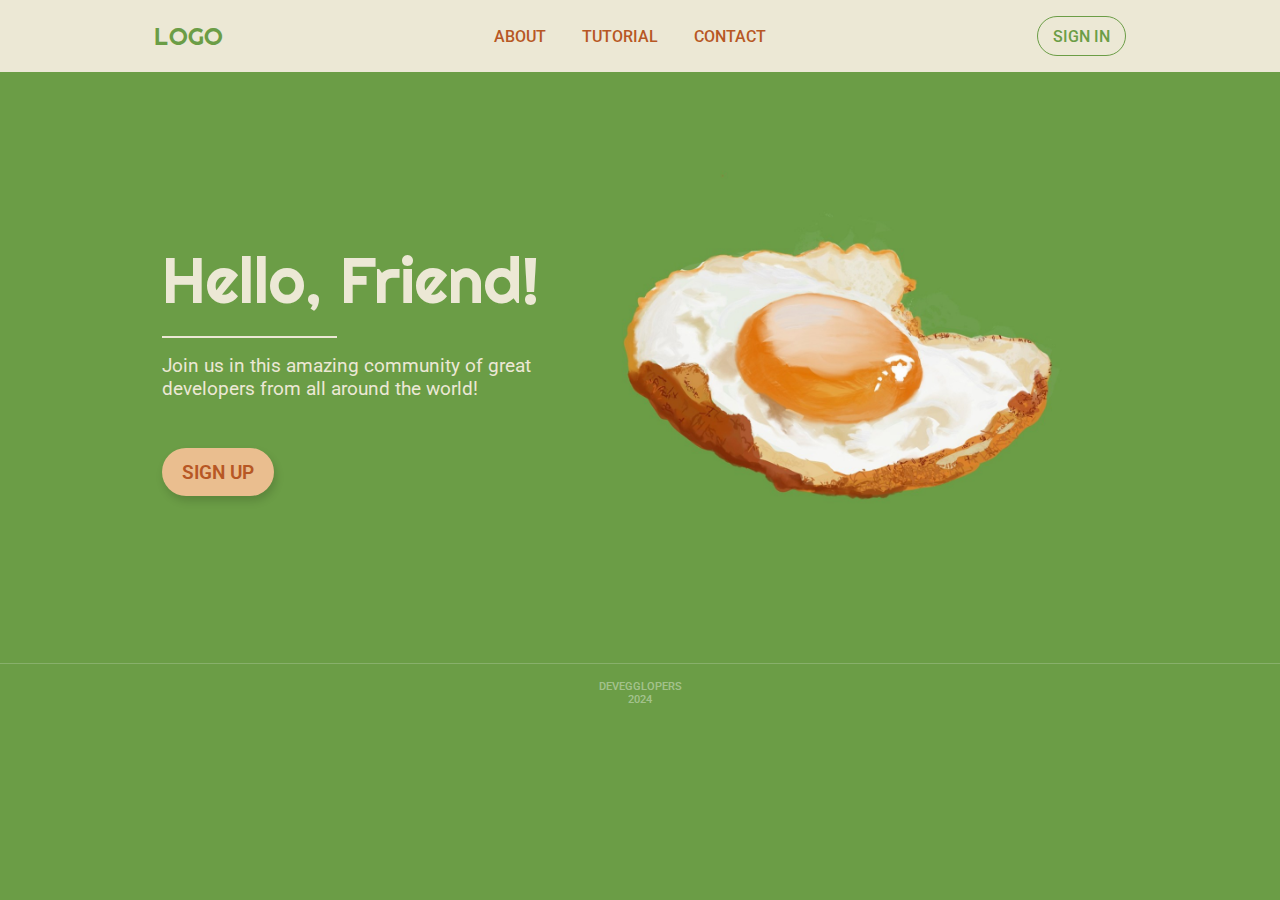
<file: index.html>
<!DOCTYPE html>
<html lang="en">
<head>
    <meta charset="UTF-8">
    <meta name="viewport" content="width=device-width, initial-scale=1.0">
    <title>Devegglopers</title>
    <link rel="shortcut icon" href="assets/img/favicon.ico" type="image/x-icon">
    <link rel="stylesheet" href="assets/css/header.css">
    <link rel="stylesheet" href="assets/css/landing-page.css">

    <link rel="stylesheet" href="https://cdn.jsdelivr.net/npm/bootstrap-icons@1.3.0/font/bootstrap-icons.css">
</head>
<body>
    <header>
        <nav class="menu-desktop">
            <a href="#" class="logo">logo</a>
            <ul class="menu-desktop-list">
                <li class="menu-item"><a href="#">about</a></li>
                <li class="menu-item"><a href="#">tutorial</a></li>
                <li class="menu-item"><a href="#">contact</a></li>
            </ul>
            <button class="sign-btn"><a href="pages/sign-in-page.html">sign in</a></button>
            <button class="menu-mobile-btn" onclick="openMenu()"><i class="bi bi-list menu"></i></button>
        </nav>
        <ul class="menu-mobile-list">
            <li class="menu-item"><a href="#">about</a></li>
            <li class="menu-item"><a href="#">tutorial</a></li>
            <li class="menu-item"><a href="#">contact</a></li>
        </ul>
    </header>
    <main>
        <div class="hero-container">
            <section class="hero-text" id="text">
                <h1>hello, friend!</h1>
                <hr>
                <p>Join us in this amazing community of great developers from all around the world!</p>
                <button><a href="pages/sign-up-page.html">sign up</a></button>
            </section>
            <section class="hero-img">
                <img src="assets/img/egg-img.jpg" alt="egg illustration">
            </section>
        </div>
    </main>
    <footer>
        <p>devegglopers</p>
        <p>2024</p>
    </footer>

    <script src="assets/js/btn-toggle.js"></script>
</body>
</html>
</file>
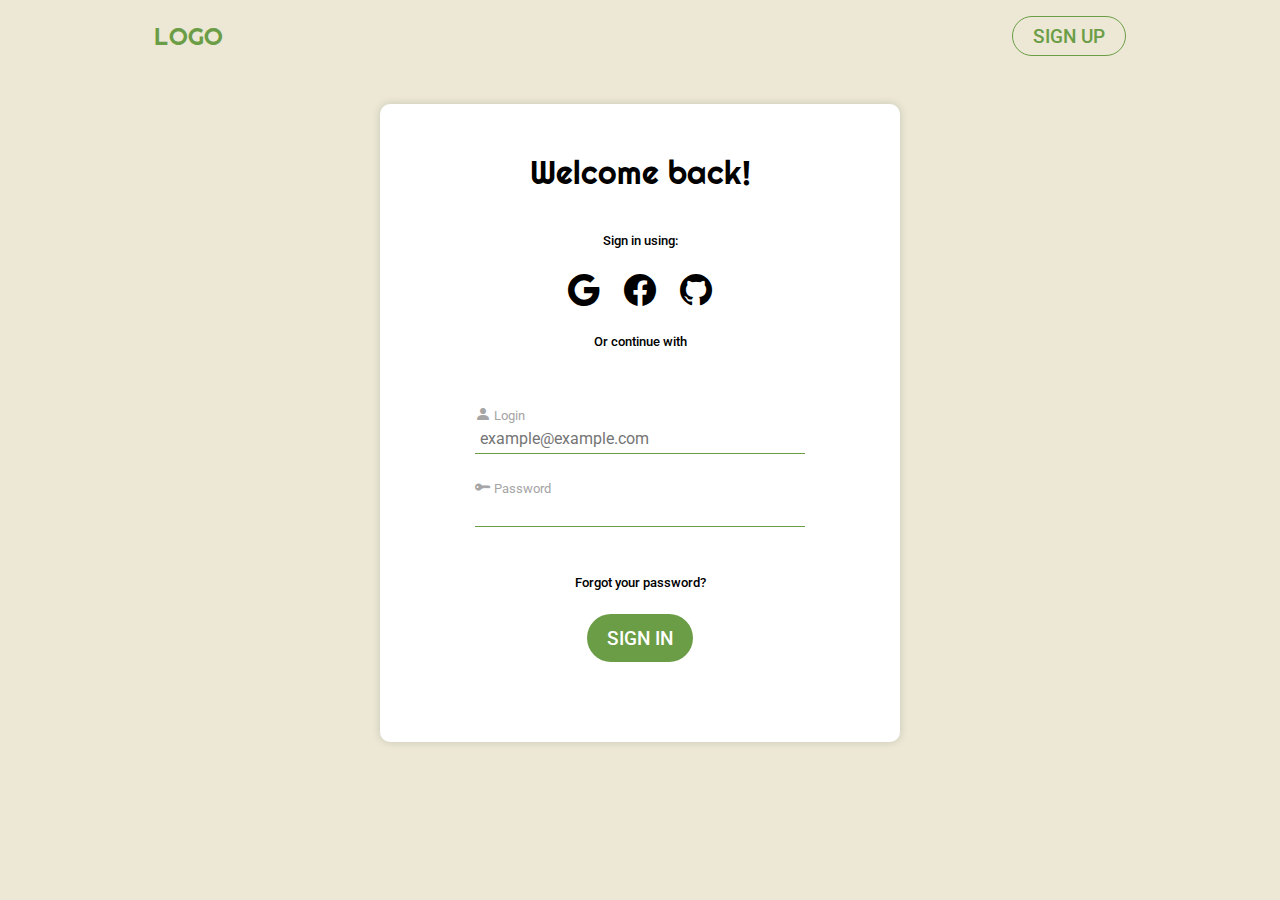
<file: pages/sign-in-page.html>
<!DOCTYPE html>
<html lang="en">
<head>
    <meta charset="UTF-8">
    <meta name="viewport" content="width=device-width, initial-scale=1.0">
    <title>Devegglopers | Sign In</title>
    <link rel="stylesheet" href="../assets/css/header.css">
    <link rel="stylesheet" href="../assets/css/sign-in-page.css">

    <link rel="stylesheet" href="https://cdn.jsdelivr.net/npm/bootstrap-icons@1.3.0/font/bootstrap-icons.css">
</head>
<body>
    <header>
        <nav class="menu-desktop">
            <a href="../index.html" class="logo">logo</a>
            <button class="sign-btn"><a href="sign-up-page.html">sign up</a></button>
        </nav>
    </header>
    <main>
        <div class="login-bg">
            <section class="login-container">
                <h1>Welcome back!</h1>
                <p>Sign in using:</p>
                <div class="login-icons">
                    <i class="bi bi-google"></i>
                    <i class="bi bi-facebook"></i>
                    <i class="bi bi-github"></i>
                </div>
                <p id="or-p">Or continue with</p>

                <form action="#">
                    <div class="input-container">
                        <label for="login"><i class="bi bi-person-fill"></i> Login</label><br>
                        <input type="email" name="login" id="login" placeholder="example@example.com" required><br>
                    </div>
                    <div class="input-container">
                        <label for="password"><i class="bi bi-key-fill"></i> Password</label><br>
                        <input type="password" name="password" id="password" required>
                    </div>
                </form>
                <a href="#" id="forgot">Forgot your password?</a>
                <button class="sign-button-body"><a href="#">sign in</a></button>
            </section>
        </div>
    </main>
</body>
</html>
</file>
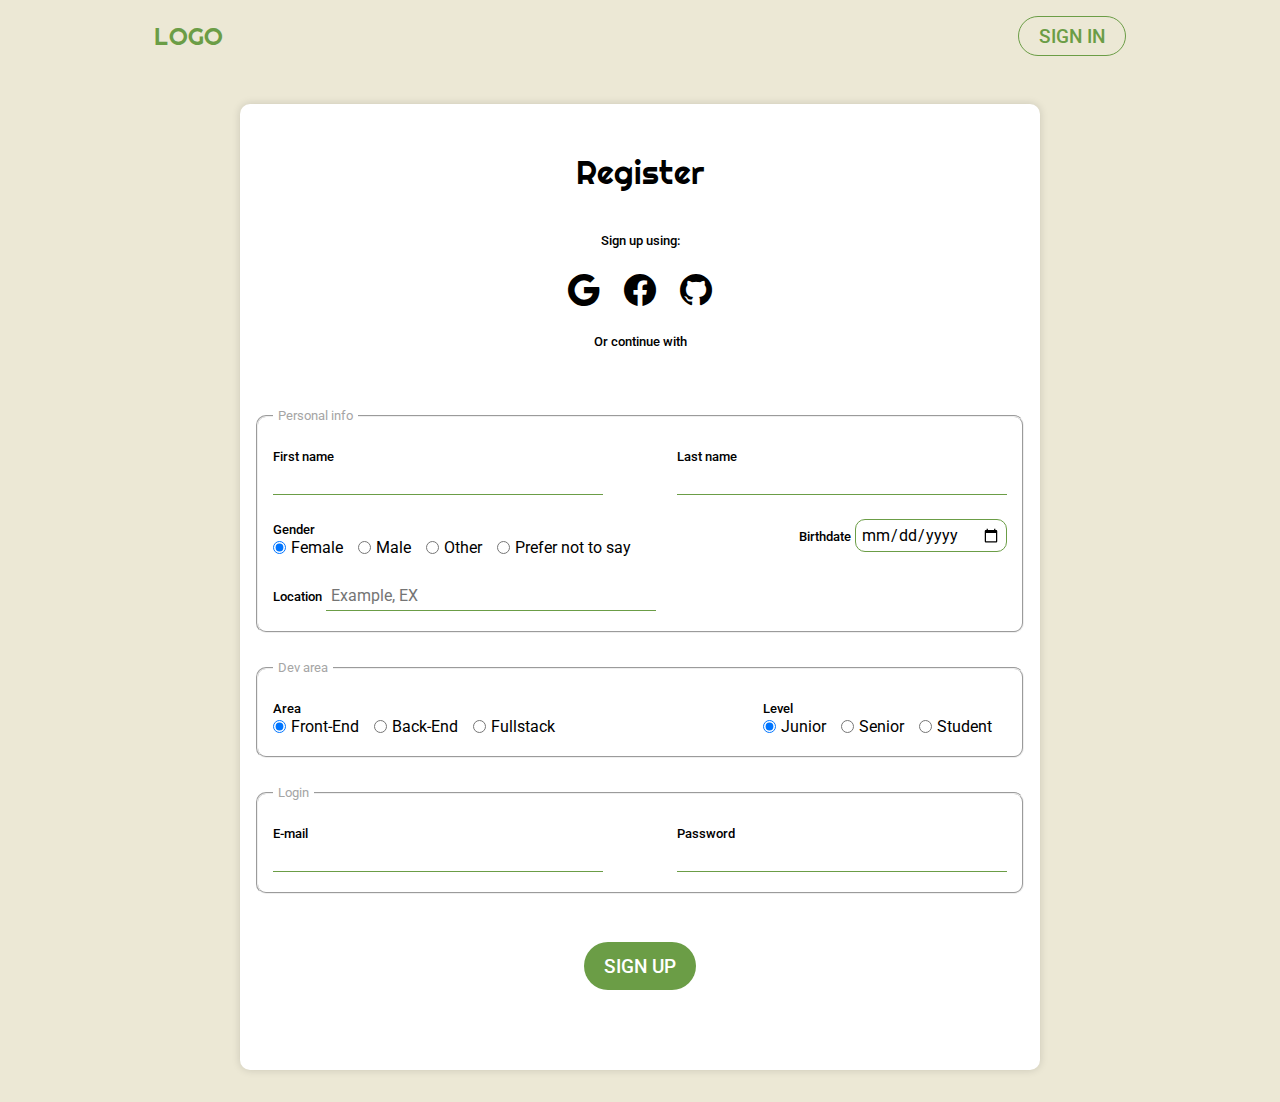
<file: pages/sign-up-page.html>
<!DOCTYPE html>
<html lang="en">
<head>
    <meta charset="UTF-8">
    <meta name="viewport" content="width=device-width, initial-scale=1.0">
    <title>Devegglopers | Sign Up</title>
    <link rel="stylesheet" href="../assets/css/header.css">
    <link rel="stylesheet" href="../assets/css/sign-up-page.css">

    <link rel="stylesheet" href="https://cdn.jsdelivr.net/npm/bootstrap-icons@1.3.0/font/bootstrap-icons.css">
</head>
<body>
    <header>
        <nav class="menu-desktop">
            <a href="../index.html" class="logo">logo</a>
            <button class="sign-btn"><a href="sign-in-page.html">sign in</a></button>
        </nav>
    </header>
    <main>
        <div class="sign-up-bg">
            <section class="sign-up-container">
                <h1>Register</h1>
                <p>Sign up using:</p>
                <div class="sign-up-icons">
                    <i class="bi bi-google"></i>
                    <i class="bi bi-facebook"></i>
                    <i class="bi bi-github"></i>
                </div>
                <p id="or-p">Or continue with</p>

                <form action="#">
                    <!--PERSONAL FIELDSET-->
                    <fieldset>
                        <legend>Personal info</legend>
                        <div>
                            <label for="fname" class="label-title">First name</label><br>
                            <input type="text" name="fname" id="fname" class="input-line" required>
                        </div>
                        <div>
                            <label for="lname"class="label-title">Last name</label><br>
                            <input type="text" name="lname" id="lname" class="input-line" required>
                        </div>

                        <div>
                            <label for="gender" class="label-title">Gender</label><br>
                            <div class="radio-inputs">
                                <input type="radio" name="gender" id="female" checked>
                                <label for="female">Female</label>
                                <input type="radio" name="gender" id="male">
                                <label for="male">Male</label>
                                <input type="radio" name="gender" id="other">
                                <label for="other">Other</label>
                                <input type="radio" name="gender" id="not">
                                <label for="not">Prefer not to say</label>
                            </div>
                        </div>

                        <div>
                            <label for="birth" class="label-title">Birthdate</label>
                            <input type="date" name="birth" id="birth" required>
                        </div>

                        <div>
                            <label for="location"class="label-title">Location</label>
                            <input type="text" name="location" id="location" class="input-line" placeholder="Example, EX">
                        </div>
                    </fieldset>

                    <!--DEV AREA FIELDSET-->
                    <fieldset>
                        <legend>Dev area</legend>
                        <div>
                            <label for="area" class="label-title">Area</label>
                            <div class="radio-inputs">
                                <input type="radio" name="area" id="front" checked>
                                <label for="front">Front-End</label>
                                <input type="radio" name="area" id="back">
                                <label for="back">Back-End</label>
                                <input type="radio" name="area" id="full">
                                <label for="full">Fullstack</label>
                            </div>
                        </div>
                        <div>
                            <label for="level" class="label-title">Level</label>
                            <div class="radio-inputs">
                                <input type="radio" name="level" id="junior" checked>
                                <label for="junior">Junior</label>
                                <input type="radio" name="level" id="senior">
                                <label for="senior">Senior</label>
                                <input type="radio" name="level" id="student">
                                <label for="student">Student</label>
                            </div>
                        </div>
                    </fieldset>

                    <!--LOGIN FIELDSET-->
                    <fieldset>
                        <legend>Login</legend>
                        <div>
                            <label for="email" class="label-title">E-mail</label><br>
                            <input type="email" name="email" id="email" class="input-line" required>
                        </div>
                        <di>
                            <label for="password" class="label-title">Password</label><br>
                            <input type="password" name="password" id="password" class="input-line" required maxlength="16">
                        </di>
                    </fieldset>
                </form>
                <button class="sign-button-body"><a href="#" >sign up</a></button>
            </section>
        </div>
    </main>
</body>
</html>
</file>
<file: assets/css/header.css>
@import url('https://fonts.googleapis.com/css2?family=Righteous&family=Roboto:wght@300;400;500;700&display=swap');

* {
    font-family: 'Roboto', sans-serif;
    font-size: 16px;
    margin: 0;
    padding: 0;
    list-style: none;
    box-sizing: border-box;
}

header {
    background-color: #ECE8D5;
    height: fit-content;
}

nav {
    display: flex;
    flex-direction: row;
    justify-content: space-between;
    align-items: center;
    gap: 1rem;

    max-width: 1020px;
    padding: 1rem 1.5rem;
    margin: 0 auto;
}

.logo {
    flex-grow: 1;

    font-family: 'Righteous', sans-serif;
    text-transform: uppercase;
    text-decoration: none;
    color: #6B9D46;
    font-size: 1.5rem;
}

.menu-desktop-list {
    display: flex;
    align-items: center;
    gap: 1rem;
    display: none;
}

/*--- MENU MOBILE ---*/
.menu-mobile-list {
    display: none;
    position: absolute;
    right: 1.5rem;
    top: 5rem;
    padding: 10px;
    width: 280px;
    background-color: #ECE8D5;
    border-radius: 0px 0px 10px 10px;
    box-shadow: 0px 5px 7px rgba(0, 0, 0, .1);
}

.menu-mobile-list .menu-item {
    text-align: center;
    padding: 2rem;
}

.open {
    display: block;
}
/*--- END ---*/

.menu-item a {
    text-decoration: none;
    font-size: 1rem;
    font-weight: 500;
    text-transform: uppercase;
    color: #B75724;
    padding: 8px 10px;
    transition: color .2s;
}

.menu-item a:hover {
    color: #000;
}

button {
    font-size: 1rem;
    font-weight: 500;
    text-transform: uppercase;
    padding: 5px 15px;
    border-radius: 20px;
    cursor: pointer;
}

.sign-btn {
    height: 2.5rem;
    border: 1px solid #6B9D46;
    background-color: transparent;
    transition: box-shadow .3s;
}

.sign-btn a {
    text-decoration: none;
    color: #6B9D46;
}

.sign-btn:hover {
    box-shadow: 0px 2px 5px rgba(0, 0, 0, .1);
}

.menu-mobile-btn {
    padding: 3px;
    height: 3rem;
    width: 3rem;
    color: #6B9D46;
    background-color: transparent;
    border-radius: 0;
    border: none;
}

.menu-mobile-btn i {
    font-size: 2rem;
    width: 100%;
}

@media screen and (min-width: 700px) {
    .menu-mobile-list {
        display: none;
    }

    .menu-desktop-list {
        display: flex;
    }

    .menu-mobile-btn {
        display: none;
    }

    .logo {
        flex-grow: 0;
    }
}
</file>
<file: assets/css/landing-page.css>
body {
    height: 100%;
    background-color: #6B9D46;
}
.hero-container {
    display: flex;
    flex-direction: column;
    justify-content: space-between;
    align-items: center;
    gap: 2rem;

    padding: 4rem 2rem;
    max-width: 1020px;
    width: 100%;
    margin: 0 auto;
}

.hero-text {
    display: flex;
    flex-direction: column;
    justify-content: center;
    align-items: center;
    gap: 1rem;
}

.hero-text h1 {
    font-family: 'Righteous', sans-serif;
    font-size: 4rem;
    font-weight: 400;
    text-transform: capitalize;
    text-align: center;
    color: #ECE8D5;
}

.hero-text hr {
    width: 175px;
    color: #ECE8D5;
    border: 1px solid #ECE8D5;
}

.hero-text p {
    color: #ECE8D5;
    font-size: 1.2rem;
    text-align: center;
    max-width: 500px;
}

.hero-text button {
    background-color: #EABE8F;
    height: 3rem;
    border: none;
    border-radius: 30px;
    margin-top: 2rem;
    box-shadow: 2px 5px 8px rgba(0, 0, 0, .15);
    transition: background-color .3s;
}

.hero-text button:hover {
    background-color: #ECE8D5;
}

.hero-text button a {
    color: #B75724;
    font-size: 1.2rem;
    font-weight: 600;
    text-decoration: none;
    padding: 5px;
    transition: color .3s;
}

.hero-text button:hover a {
    color: #6B9D46;
}

.hero-img {
    max-width: 600px;
    width: 100%;
    display: block;
    margin: 0 auto;
}

.hero-img img {
    width: 100%;
}

footer {
    position: relative;
    bottom: 0;
    padding: 1rem;
    text-align: center;
    border-top: 1px solid rgba(255, 255, 255, .2);
}

footer p {
    text-transform: uppercase;
    font-size: .7rem;
    font-weight: 500;
    color: rgba(255, 255, 255, .4);
}

@media screen and (min-width: 870px) {
    .hero-container {
        flex-direction: row;
        align-items: center;
        gap: 1.5rem;
    }

    .hero-text {
        justify-content: center;
        align-items: start;
        gap: 1rem;

        width: 50%;
    }

    .hero-text p {
        text-align: start;
    }
    
    .hero-img {
        max-width: 510px;
    }

    .hero-img img {
        width: 90%;
    }
}
</file>
<file: assets/css/sign-in-page.css>
.logo {
    flex-grow: 0;
}

body {
    height: 100%;
    background-color: #ECE8D5;
}

.login-bg {
    width: 90vw;
    max-width: 520px;
    display: block;
    margin: 2rem auto;
    background-color: #fff;
    border-radius: 10px;
    box-shadow: 0px 0px 8px rgba(0, 0, 0, .15)
}

.login-container {
    display: flex;
    flex-direction: column;
    justify-content: space-between;
    align-items: center;
    gap: 1.5rem;

    padding: 3rem 1rem;
}

.login-container h1 {
    font-family: 'Righteous', sans-serif;
    font-weight: 400;
    font-size: 2rem;
    margin-bottom: 1rem;
}

.login-icons {
    display: flex;
    flex-direction: row;
    justify-content: space-between;
    align-items: center;
    gap: 1.5rem;
}

.login-icons i {
    font-size: 2rem;
    cursor: pointer;
}

#or-p {
    margin-bottom: 2rem;
}

.input-container {
    width: 100%;
    margin-bottom: 1.5rem;
}

.input-container label {
    font-size: .8rem;
    color: #a5a5a5;
}

.input-container input {
    width: 100%;
    padding: 5px;
    border: none;
    border-bottom: 1px solid #6B9D46;
}


#forgot, p {
    text-decoration: none;
    color: #000;
    font-size: .8rem;
    font-weight: 500;
}

#forgot:hover {
    text-decoration: underline;
}

button {
    transition: box-shadow .3s;
}

button:hover {
    box-shadow: 2px 5px 8px rgba(0, 0, 0, .15);
}

button a {
    color: #fff;
    font-size: 1.2rem;
    font-weight: 500;
    text-decoration: none;
    padding: 5px;
}

.sign-button-body {
    background-color: #6B9D46;
    height: 3rem;
    border: none;
    border-radius: 30px;
    margin-bottom: 2rem;
}

@media screen and (min-width: 430px) {
    .input-container input {
        width: 330px;
    }
}
</file>
<file: assets/css/sign-up-page.css>
.logo {
    flex-grow: 0;
}

body {
    height: 100%;
    background-color: #ECE8D5;
}

.sign-up-bg {
    width: 90vw;
    max-width: 800px;
    display: block;
    margin: 2rem auto;
    background-color: #fff;
    border-radius: 10px;
    box-shadow: 0px 0px 8px rgba(0, 0, 0, .15)
}

.sign-up-container {
    display: flex;
    flex-direction: column;
    justify-content: space-between;
    align-items: center;
    gap: 1.5rem;

    padding: 3rem 1rem;
}

.sign-up-container h1 {
    font-family: 'Righteous', sans-serif;
    font-weight: 400;
    font-size: 2rem;
    margin-bottom: 1rem;
}

.sign-up-icons {
    display: flex;
    flex-direction: row;
    justify-content: space-between;
    align-items: center;
    gap: 1.5rem;
}

.sign-up-icons i {
    font-size: 2rem;
    cursor: pointer;
}

p {
    color: #000;
    font-size: .8rem;
    font-weight: 500;
}

#or-p {
    margin-bottom: 2rem;
}

fieldset {
    display: flex;
    flex-direction: column;
    gap: 1.5rem;
    flex-wrap: wrap;

    width: 100%;
    padding: 20px 15px;
    border-radius: 10px;
    margin-bottom: 1.5rem;
}

fieldset legend {
    color: #a5a5a5;
    font-size: .8rem;
    font-weight: 400;
    padding: 3px 5px;
}

.input-line {
    width: 100%;
    padding: 5px;
    border: none;
    border-bottom: 1px solid #6B9D46;
}

.radio-inputs {
    display: flex;
    flex-direction: row;
    flex-wrap: wrap;
    row-gap: 5px;
}

.radio-inputs label {
    margin-right: 15px;
    margin-left: 5px;
}

.label-title {
    color: #000;
    font-size: .8rem;
    font-weight: 500;
}

#birth {
    border-radius: 10px;
    padding: 5px;
    border: 1px solid #6B9D46;
}

button {
    transition: box-shadow .3s;
}

button:hover {
    box-shadow: 2px 5px 8px rgba(0, 0, 0, .15);
}

button a {
    color: #fff;
    font-size: 1.2rem;
    font-weight: 500;
    text-decoration: none;
    padding: 5px;
}

.sign-button-body {
    background-color: #6B9D46;
    height: 3rem;
    border: none;
    border-radius: 30px;
    margin-bottom: 2rem;
}

@media screen and (min-width: 430px) {
    .input-line {
        width: 330px;
    }

    fieldset {
        flex-direction: row;
        justify-content: space-between;
        gap: 1.5rem;
    }
}
</file>
